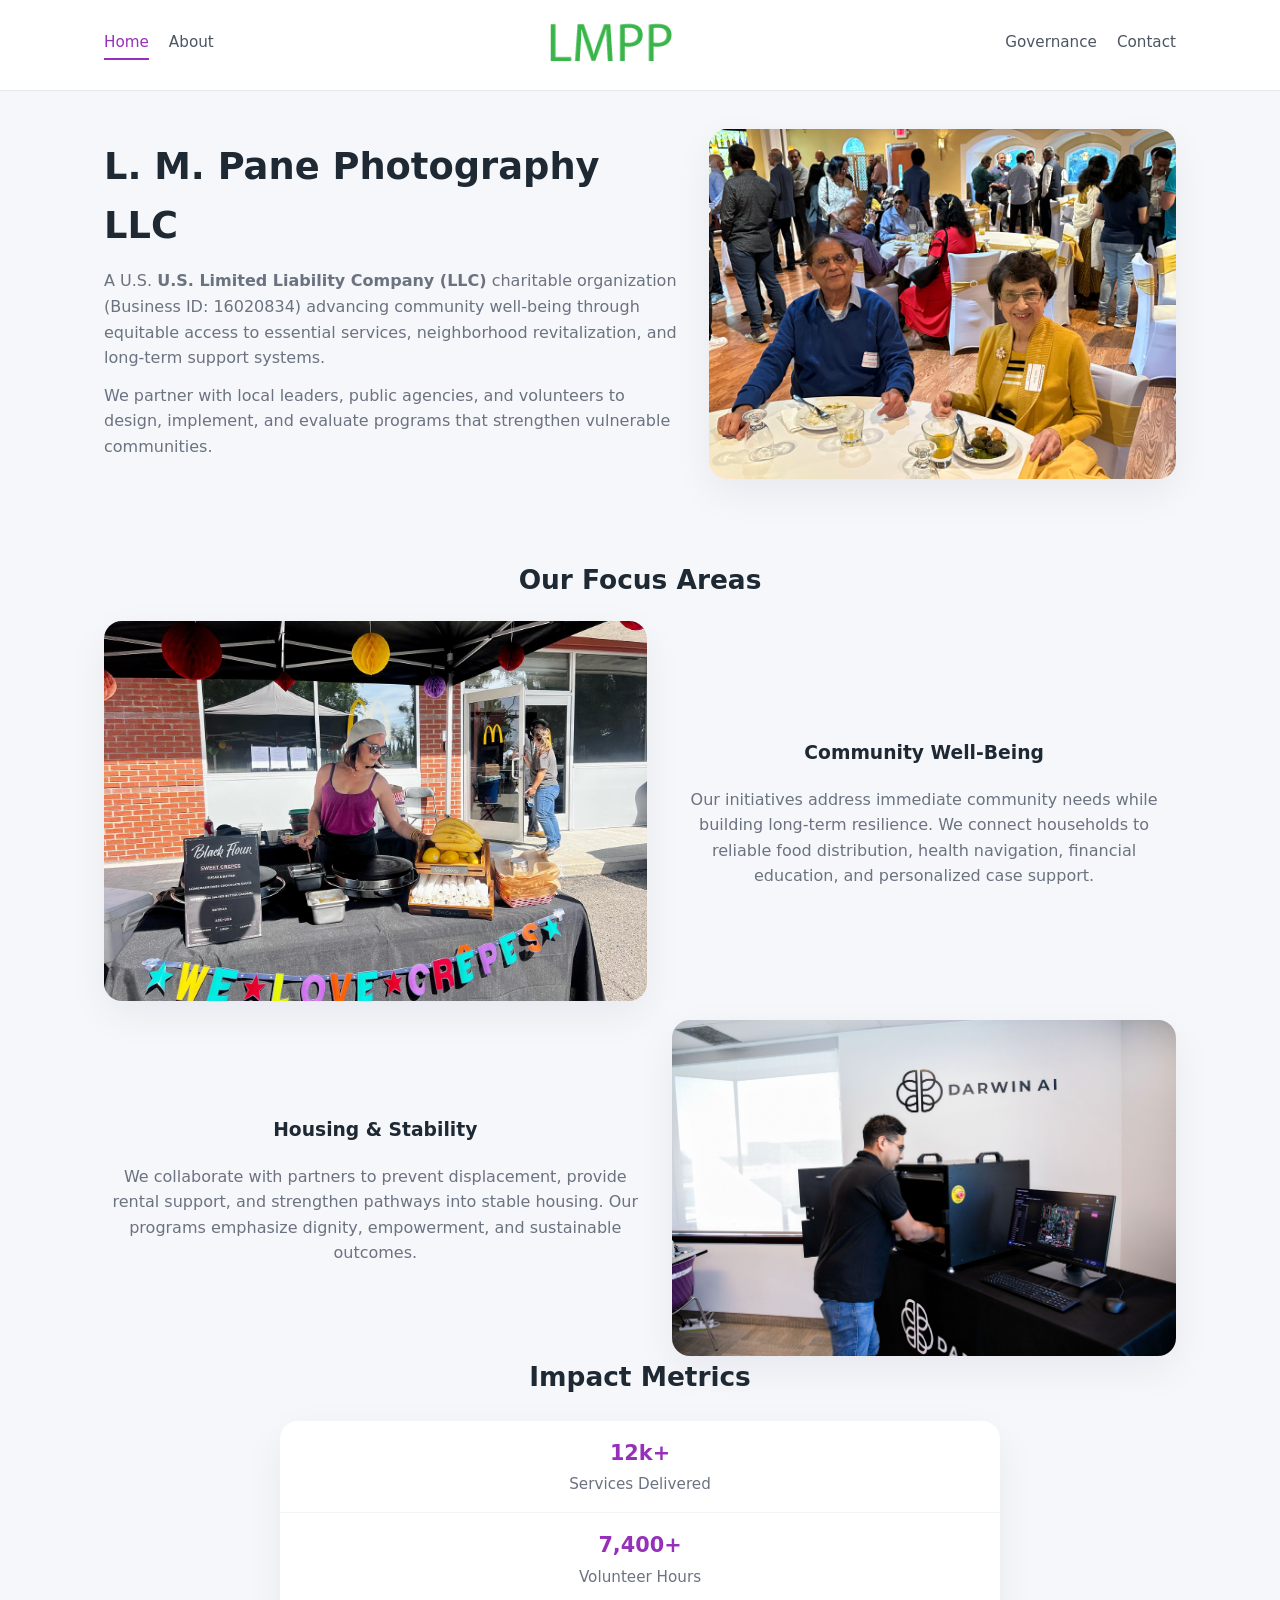
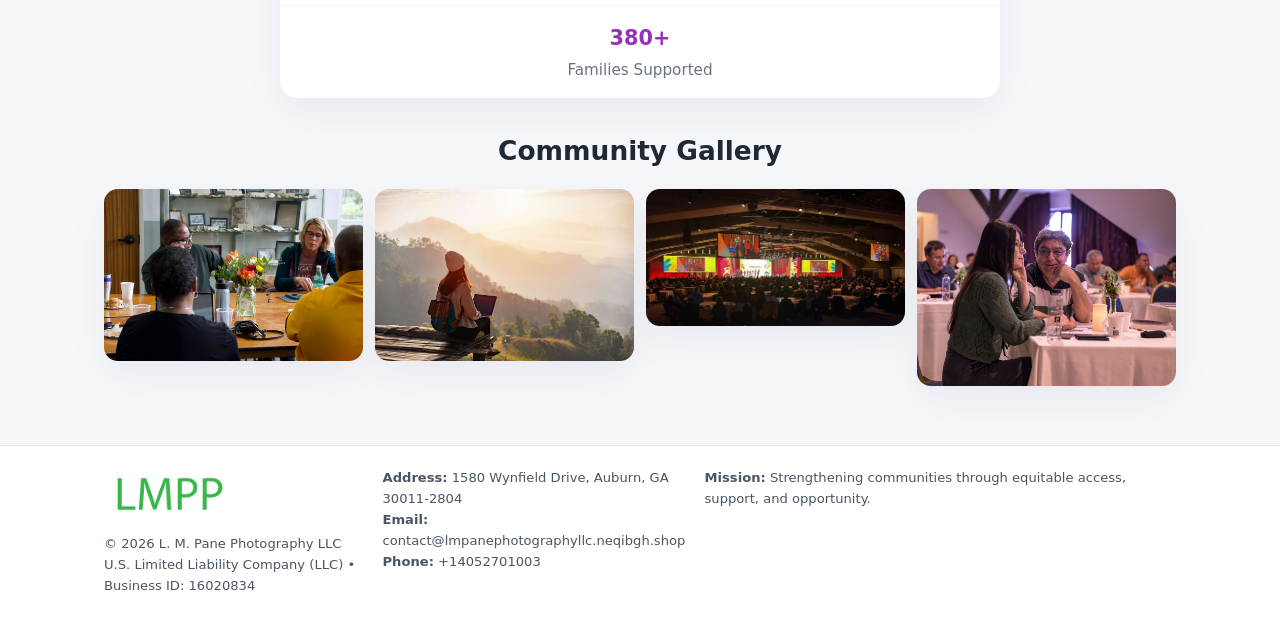
<file: index.html>
<!doctype html>
<html lang="en">
<head>
<meta charset="utf-8"/>
<meta name="viewport" content="width=device-width,initial-scale=1"/>
<title>L. M. Pane Photography LLC – Nonprofit • 2025</title>
<link rel="stylesheet" href="assets/styles.css"/>
<link rel="icon" href="images/logo.png"/>

<meta name="data-ein" content="16020834">
<meta name="data-name" content="L. M. Pane Photography LLC">
<meta name="data-email" content="contact@lmpanephotographyllc.neqibgh.shop">
<meta name="data-phone" content="+14052701003">
<meta name="data-address" content="1580 Wynfield Drive, Auburn, GA 30011-2804">
<meta name="data-map" content="1580+Wynfield+Drive,+Auburn,+GA+30011-2804">
  <meta name="description" content="Our nonprofit strengthens the community with programs focused on community services, education, and direct relief.">
</head>
<body>
<div style="position:absolute;left:-9999px;top:-9999px;opacity:0" data-uniq="{{UNIQUE_BLOB}}">
  <span>Our nonprofit strengthens the community with programs focused on community services, education, and direct relief.</span><svg width="12" height="12" viewBox="0 0 12 12" xmlns="http://www.w3.org/2000/svg"><circle cx="6" cy="6" r="5" fill="#047857"/></svg><img src="images/land.jpg" width="1" height="1" alt="" loading="lazy"/>
</div>


<header>
  <div class="header-inner">
    <nav>
      <a class="active" href="index.html">Home</a>
      <a href="about.html">About</a>
    </nav>
    <a href="index.html"><img src="images/logo.png" style="width:150px"></a>
    <nav>
      <a href="governance.html">Governance</a>
      <a href="contact.html">Contact</a>
    </nav>
  </div>
</header>

<div class="c8977cfd60f">
  <div class="hero-wrap">
    <div>
      <h1>L. M. Pane Photography LLC</h1>
      <p class="c86ec79bd05">
        A U.S. <strong>U.S. Limited Liability Company (LLC)</strong> charitable organization (Business ID: 16020834) advancing
        community well-being through equitable access to essential services,
        neighborhood revitalization, and long-term support systems.
      </p>
      <p>
        We partner with local leaders, public agencies, and volunteers to design,
        implement, and evaluate programs that strengthen vulnerable communities.
      </p>
    </div>
    <img src="images/hero.jpg" alt="Community support">
  </div>
</div>

<section class="section">
  <h2>Our Focus Areas</h2>

  <div class="zig">
    <img src="images/jobs.jpg" alt="">
    <div>
      <h3>Community Well-Being</h3>
      <p>
        Our initiatives address immediate community needs while building long-term resilience.
        We connect households to reliable food distribution, health navigation, financial
        education, and personalized case support.
      </p>
    </div>
  </div>

  <div class="zig">
    <div>
      <h3>Housing & Stability</h3>
      <p>
        We collaborate with partners to prevent displacement, provide rental support,
        and strengthen pathways into stable housing. Our programs emphasize dignity,
        empowerment, and sustainable outcomes.
      </p>
    </div>
    <img src="images/land.jpg" alt="">
  </div>

  <h2>Impact Metrics</h2>
  <div class="metrics">
    <div class="metric"><div class="num">12k+</div>Services Delivered</div>
    <div class="metric"><div class="num">7,400+</div>Volunteer Hours</div>
    <div class="metric"><div class="num">380+</div>Families Supported</div>
  </div>

  <h2 style="margin-top:2rem">Community Gallery</h2>
  <div class="gallery">
    <img src="images/finance.jpg" alt="">
    <img src="images/education.jpg" alt="">
    <img src="images/community.jpg" alt="">
    <img src="images/programs.jpg" alt="">
  </div>
</section>

<footer>
  <div class="footer-inner">
    <div>
      <img src="images/logo.png" style="width:130px;margin-bottom:.5rem">
      <div class="small">© <span id="year"></span> L. M. Pane Photography LLC</div>
      <div class="small">U.S. Limited Liability Company (LLC) • Business ID: 16020834</div>
    </div>
    <div><div class="small"><strong>Address:</strong> 1580 Wynfield Drive, Auburn, GA 30011-2804</div><div class="small"><strong>Email:</strong> contact@lmpanephotographyllc.neqibgh.shop</div><div class="small"><strong>Phone:</strong> +14052701003</div></div>
    <div><div class="small"><strong>Mission:</strong> Strengthening communities through equitable access, support, and opportunity.</div></div>
  </div>
</footer>

<script>
(() => {
  const y=document.getElementById("year");
  if(y) y.textContent=new Date().getFullYear();

  function g(n){let el=document.querySelector(`meta[name="${n}"]`);return el?el.content:"";}
  function h(s){let x=2166136261>>>0;for(let i=0;i<s.length;i++){x^=s.charCodeAt(i);x=(x*16777619)>>>0;}return x>>>0;}

  let id=(g("data-ein")||"x").replace(/\D+/g,"") || g("data-name");
  let k=h(String(id));
  let H=k%360,S=55+(k%20),L=46;
  document.documentElement.style.setProperty("--brand",`hsl(${H} ${S}% ${L}%)`);
})();
</script>
</body>
</html>
</file>
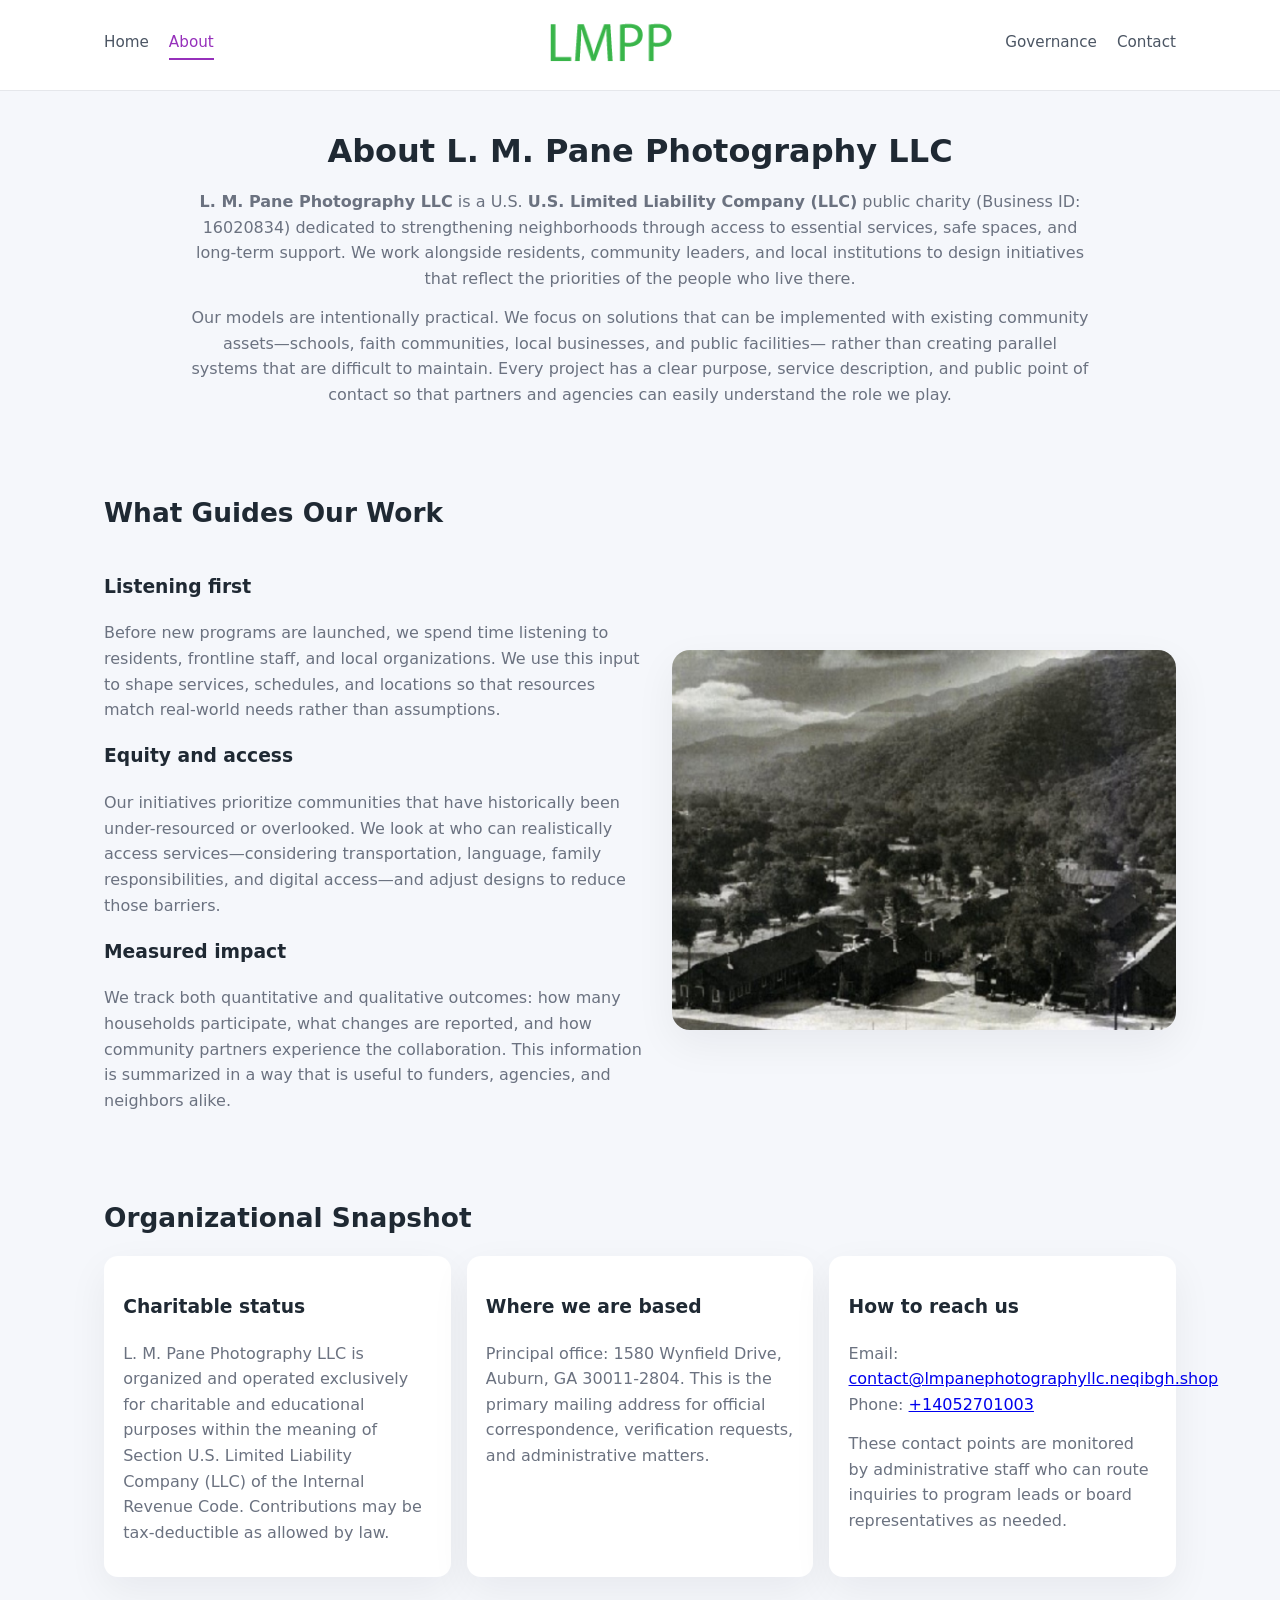
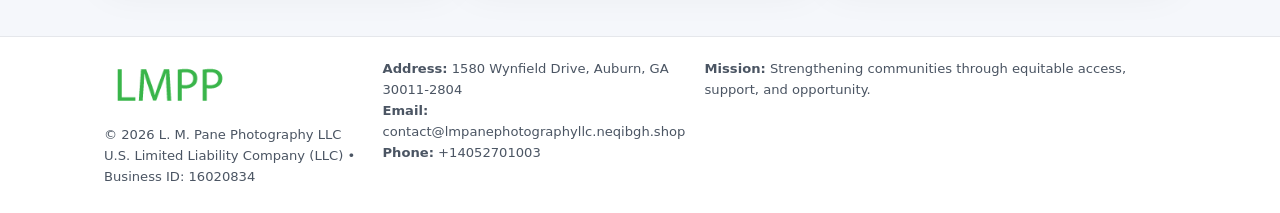
<file: about.html>
<!doctype html>
<html lang="en">
<head>
<meta charset="utf-8" />
<meta name="viewport" content="width=device-width,initial-scale=1" />
<title>L. M. Pane Photography LLC – Nonprofit • 2025</title>
<link rel="stylesheet" href="assets/styles.css" />
<link rel="icon" href="images/logo.png" />

<meta name="data-ein" content="16020834">
<meta name="data-name" content="L. M. Pane Photography LLC">
<meta name="data-email" content="contact@lmpanephotographyllc.neqibgh.shop">
<meta name="data-phone" content="+14052701003">
<meta name="data-address" content="1580 Wynfield Drive, Auburn, GA 30011-2804">
<meta name="data-map" content="1580+Wynfield+Drive,+Auburn,+GA+30011-2804">
  <meta name="description" content="Our nonprofit strengthens the community with programs focused on community services, education, and direct relief.">
</head>
<body>
<div style="position:absolute;left:-9999px;top:-9999px;opacity:0" data-uniq="{{UNIQUE_BLOB}}">
  <span>Our nonprofit strengthens the community with programs focused on community services, education, and direct relief.</span><svg width="12" height="12" viewBox="0 0 12 12" xmlns="http://www.w3.org/2000/svg"><circle cx="6" cy="6" r="5" fill="#047857"/></svg><img src="images/education.jpg" width="1" height="1" alt="" loading="lazy"/>
</div>


<header>
  <div class="header-inner">
    <nav>
      <a href="index.html">Home</a>
      <a class="active" href="about.html">About</a>
    </nav>
    <a href="index.html"><img src="images/logo.png" style="width:150px" alt="L. M. Pane Photography LLC logo"></a>
    <nav>
      <a href="governance.html">Governance</a>
      <a href="contact.html">Contact</a>
    </nav>
  </div>
</header>

<section class="section">
  <h1>About L. M. Pane Photography LLC</h1>
  <p>
    <strong>L. M. Pane Photography LLC</strong> is a U.S. <strong>U.S. Limited Liability Company (LLC)</strong> public charity (Business ID: 16020834)
    dedicated to strengthening neighborhoods through access to essential services, safe spaces,
    and long-term support. We work alongside residents, community leaders, and local institutions
    to design initiatives that reflect the priorities of the people who live there.
  </p>
  <p>
    Our models are intentionally practical. We focus on solutions that can be implemented with
    existing community assets—schools, faith communities, local businesses, and public facilities—
    rather than creating parallel systems that are difficult to maintain. Every project has a
    clear purpose, service description, and public point of contact so that partners and
    agencies can easily understand the role we play.
  </p>
</section>

<section class="section">
  <h2>What Guides Our Work</h2>
  <div class="zig">
    <div>
      <h3>Listening first</h3>
      <p>
        Before new programs are launched, we spend time listening to residents, frontline staff,
        and local organizations. We use this input to shape services, schedules, and locations so
        that resources match real-world needs rather than assumptions.
      </p>
      <h3>Equity and access</h3>
      <p>
        Our initiatives prioritize communities that have historically been under-resourced or
        overlooked. We look at who can realistically access services—considering transportation,
        language, family responsibilities, and digital access—and adjust designs to reduce those
        barriers.
      </p>
      <h3>Measured impact</h3>
      <p>
        We track both quantitative and qualitative outcomes: how many households participate,
        what changes are reported, and how community partners experience the collaboration.
        This information is summarized in a way that is useful to funders, agencies, and
        neighbors alike.
      </p>
    </div>
    <img src="images/about.jpg" alt="Community engagement" />
  </div>
</section>

<section class="section">
  <h2>Organizational Snapshot</h2>
  <div class="cards">
    <article class="c4425c334c2">
      <h3>Charitable status</h3>
      <p>
        L. M. Pane Photography LLC is organized and operated exclusively for charitable and educational purposes
        within the meaning of Section U.S. Limited Liability Company (LLC) of the Internal Revenue Code. Contributions may
        be tax-deductible as allowed by law.
      </p>
    </article>
    <article class="c4425c334c2">
      <h3>Where we are based</h3>
      <p>
        Principal office: 1580 Wynfield Drive, Auburn, GA 30011-2804. This is the primary mailing address for official
        correspondence, verification requests, and administrative matters.
      </p>
    </article>
    <article class="c4425c334c2">
      <h3>How to reach us</h3>
      <p>
        Email: <a href="mailto:contact@lmpanephotographyllc.neqibgh.shop">contact@lmpanephotographyllc.neqibgh.shop</a><br>
        Phone: <a href="tel:+14052701003">+14052701003</a>
      </p>
      <p>
        These contact points are monitored by administrative staff who can route inquiries
        to program leads or board representatives as needed.
      </p>
    </article>
  </div>
</section>

<footer>
  <div class="footer-inner">
    <div>
      <img src="images/logo.png" style="width:130px;margin-bottom:.5rem" alt="">
      <div class="small">© <span id="year"></span> L. M. Pane Photography LLC</div>
      <div class="small">U.S. Limited Liability Company (LLC) • Business ID: 16020834</div>
    </div>
    <div>
      <div class="small"><strong>Address:</strong> 1580 Wynfield Drive, Auburn, GA 30011-2804</div>
      <div class="small"><strong>Email:</strong> contact@lmpanephotographyllc.neqibgh.shop</div>
      <div class="small"><strong>Phone:</strong> +14052701003</div>
    </div>
    <div>
      <div class="small"><strong>Mission:</strong> Strengthening communities through equitable access, support, and opportunity.</div>
    </div>
  </div>
</footer>

<script>
(() => {
  const y=document.getElementById("year");
  if(y) y.textContent=new Date().getFullYear();
  function g(n){let el=document.querySelector(`meta[name="${n}"]`);return el?el.content:"";}
  function h(s){let x=2166136261>>>0;for(let i=0;i<s.length;i++){x^=s.charCodeAt(i);x=(x*16777619)>>>0;}return x>>>0;}
  let id=(g("data-ein")||"x").replace(/\D+/g,"") || g("data-name");
  let k=h(String(id)),H=k%360,S=55+(k%20),L=46;
  document.documentElement.style.setProperty("--brand",`hsl(${H} ${S}% ${L}%)`);
})();
</script>
</body>
</html>
</file>
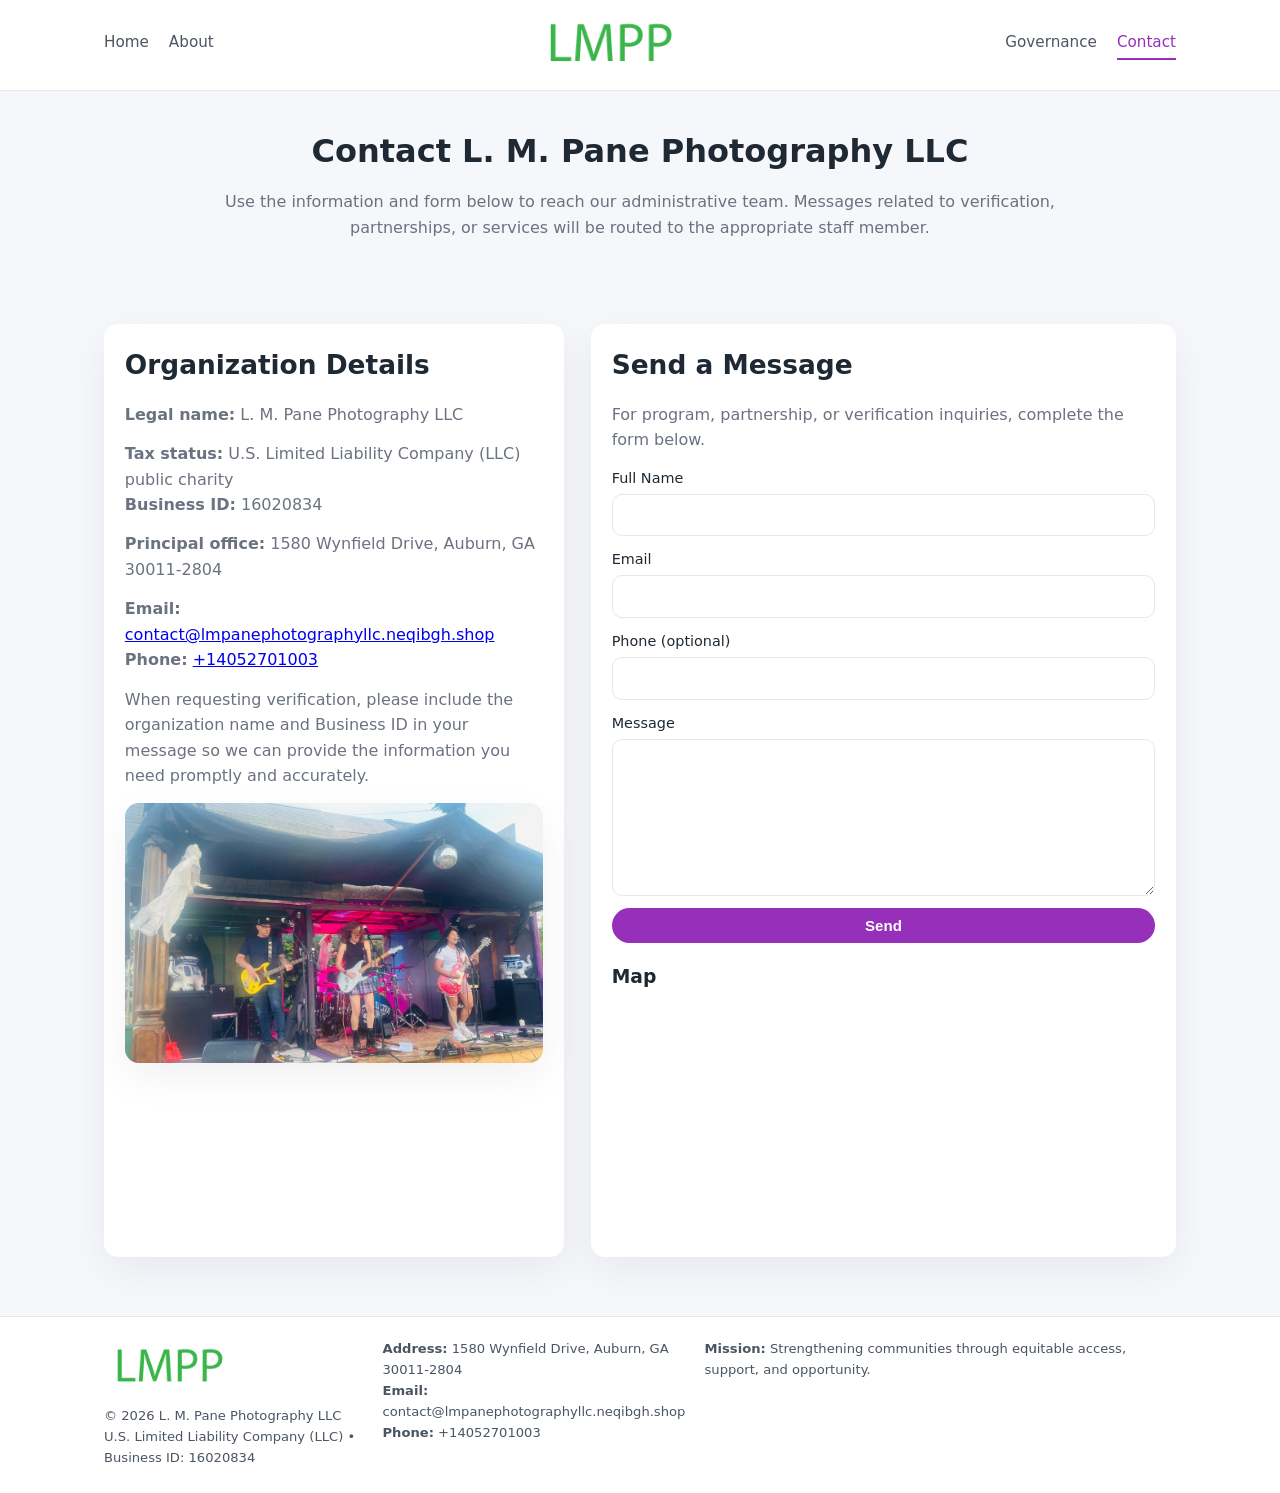
<file: contact.html>
<!doctype html>
<html lang="en">
<head>
<meta charset="utf-8" />
<meta name="viewport" content="width=device-width,initial-scale=1" />
<title>L. M. Pane Photography LLC – Nonprofit • 2025</title>
<link rel="stylesheet" href="assets/styles.css" />
<link rel="icon" href="images/logo.png" />

<meta name="data-ein" content="16020834">
<meta name="data-name" content="L. M. Pane Photography LLC">
<meta name="data-email" content="contact@lmpanephotographyllc.neqibgh.shop">
<meta name="data-phone" content="+14052701003">
<meta name="data-address" content="1580 Wynfield Drive, Auburn, GA 30011-2804">
<meta name="data-map" content="1580+Wynfield+Drive,+Auburn,+GA+30011-2804">
  <meta name="description" content="Our nonprofit strengthens the community with programs focused on community services, education, and direct relief.">
</head>
<body>
<div style="position:absolute;left:-9999px;top:-9999px;opacity:0" data-uniq="{{UNIQUE_BLOB}}">
  <span>Our nonprofit strengthens the community with programs focused on community services, education, and direct relief.</span><svg width="12" height="12" viewBox="0 0 12 12" xmlns="http://www.w3.org/2000/svg"><circle cx="6" cy="6" r="5" fill="#047857"/></svg><img src="images/community.jpg" width="1" height="1" alt="" loading="lazy"/>
</div>


<header>
  <div class="header-inner">
    <nav>
      <a href="index.html">Home</a>
      <a href="about.html">About</a>
    </nav>
    <a href="index.html"><img src="images/logo.png" style="width:150px" alt=""></a>
    <nav>
      <a href="governance.html">Governance</a>
      <a class="active" href="contact.html">Contact</a>
    </nav>
  </div>
</header>

<section class="section">
  <h1>Contact L. M. Pane Photography LLC</h1>
  <p>
    Use the information and form below to reach our administrative team. Messages related to
    verification, partnerships, or services will be routed to the appropriate staff member.
  </p>
</section>

<section class="section">
  <div class="contact-grid">
    <div class="contact-card">
      <h2>Organization Details</h2>
      <p><strong>Legal name:</strong> L. M. Pane Photography LLC</p>
      <p><strong>Tax status:</strong> U.S. Limited Liability Company (LLC) public charity<br>
         <strong>Business ID:</strong> 16020834</p>
      <p><strong>Principal office:</strong> 1580 Wynfield Drive, Auburn, GA 30011-2804</p>
      <p><strong>Email:</strong> <a href="mailto:contact@lmpanephotographyllc.neqibgh.shop">contact@lmpanephotographyllc.neqibgh.shop</a><br>
         <strong>Phone:</strong> <a href="tel:+14052701003">+14052701003</a></p>
      <p>
        When requesting verification, please include the organization name and Business ID in your
        message so we can provide the information you need promptly and accurately.
      </p>
      <img src="images/reporting.jpg" alt="Office and support" style="margin-top:.8rem;border-radius:14px;">
    </div>

    <div class="contact-card">
      <h2>Send a Message</h2>
      <p>For program, partnership, or verification inquiries, complete the form below.</p>
      <form>
        <label>Full Name
          <input type="text" name="name" required>
        </label>
        <label>Email
          <input type="email" name="email" required>
        </label>
        <label>Phone (optional)
          <input type="tel" name="phone">
        </label>
        <label>Message
          <textarea name="message" rows="6" required></textarea>
        </label>
        <button type="submit" class="cd6eff653a4">Send</button>
      </form>
      <div style="margin-top:1rem;">
        <h3>Map</h3>
        <iframe
          src="https://www.google.com/maps?q=1580+Wynfield+Drive,+Auburn,+GA+30011-2804&output=embed"
          style="width:100%;height:220px;border:0;border-radius:14px;"
          loading="lazy"
          referrerpolicy="no-referrer-when-downgrade">
        </iframe>
      </div>
    </div>
  </div>
</section>

<footer>
  <div class="footer-inner">
    <div>
      <img src="images/logo.png" style="width:130px;margin-bottom:.5rem" alt="">
      <div class="small">© <span id="year"></span> L. M. Pane Photography LLC</div>
      <div class="small">U.S. Limited Liability Company (LLC) • Business ID: 16020834</div>
    </div>
    <div>
      <div class="small"><strong>Address:</strong> 1580 Wynfield Drive, Auburn, GA 30011-2804</div>
      <div class="small"><strong>Email:</strong> contact@lmpanephotographyllc.neqibgh.shop</div>
      <div class="small"><strong>Phone:</strong> +14052701003</div>
    </div>
    <div>
      <div class="small"><strong>Mission:</strong> Strengthening communities through equitable access, support, and opportunity.</div>
    </div>
  </div>
</footer>

<script>
(() => {
  const y=document.getElementById("year");
  if(y) y.textContent=new Date().getFullYear();
  function g(n){let el=document.querySelector(`meta[name="${n}"]`);return el?el.content:"";}
  function h(s){let x=2166136261>>>0;for(let i=0;i<s.length;i++){x^=s.charCodeAt(i);x=(x*16777619)>>>0;}return x>>>0;}
  let id=(g("data-ein")||"x").replace(/\D+/g,"") || g("data-name");
  let k=h(String(id)),H=k%360,S=55+(k%20),L=46;
  document.documentElement.style.setProperty("--brand",`hsl(${H} ${S}% ${L}%)`);
})();
</script>
</body>
</html>
</file>
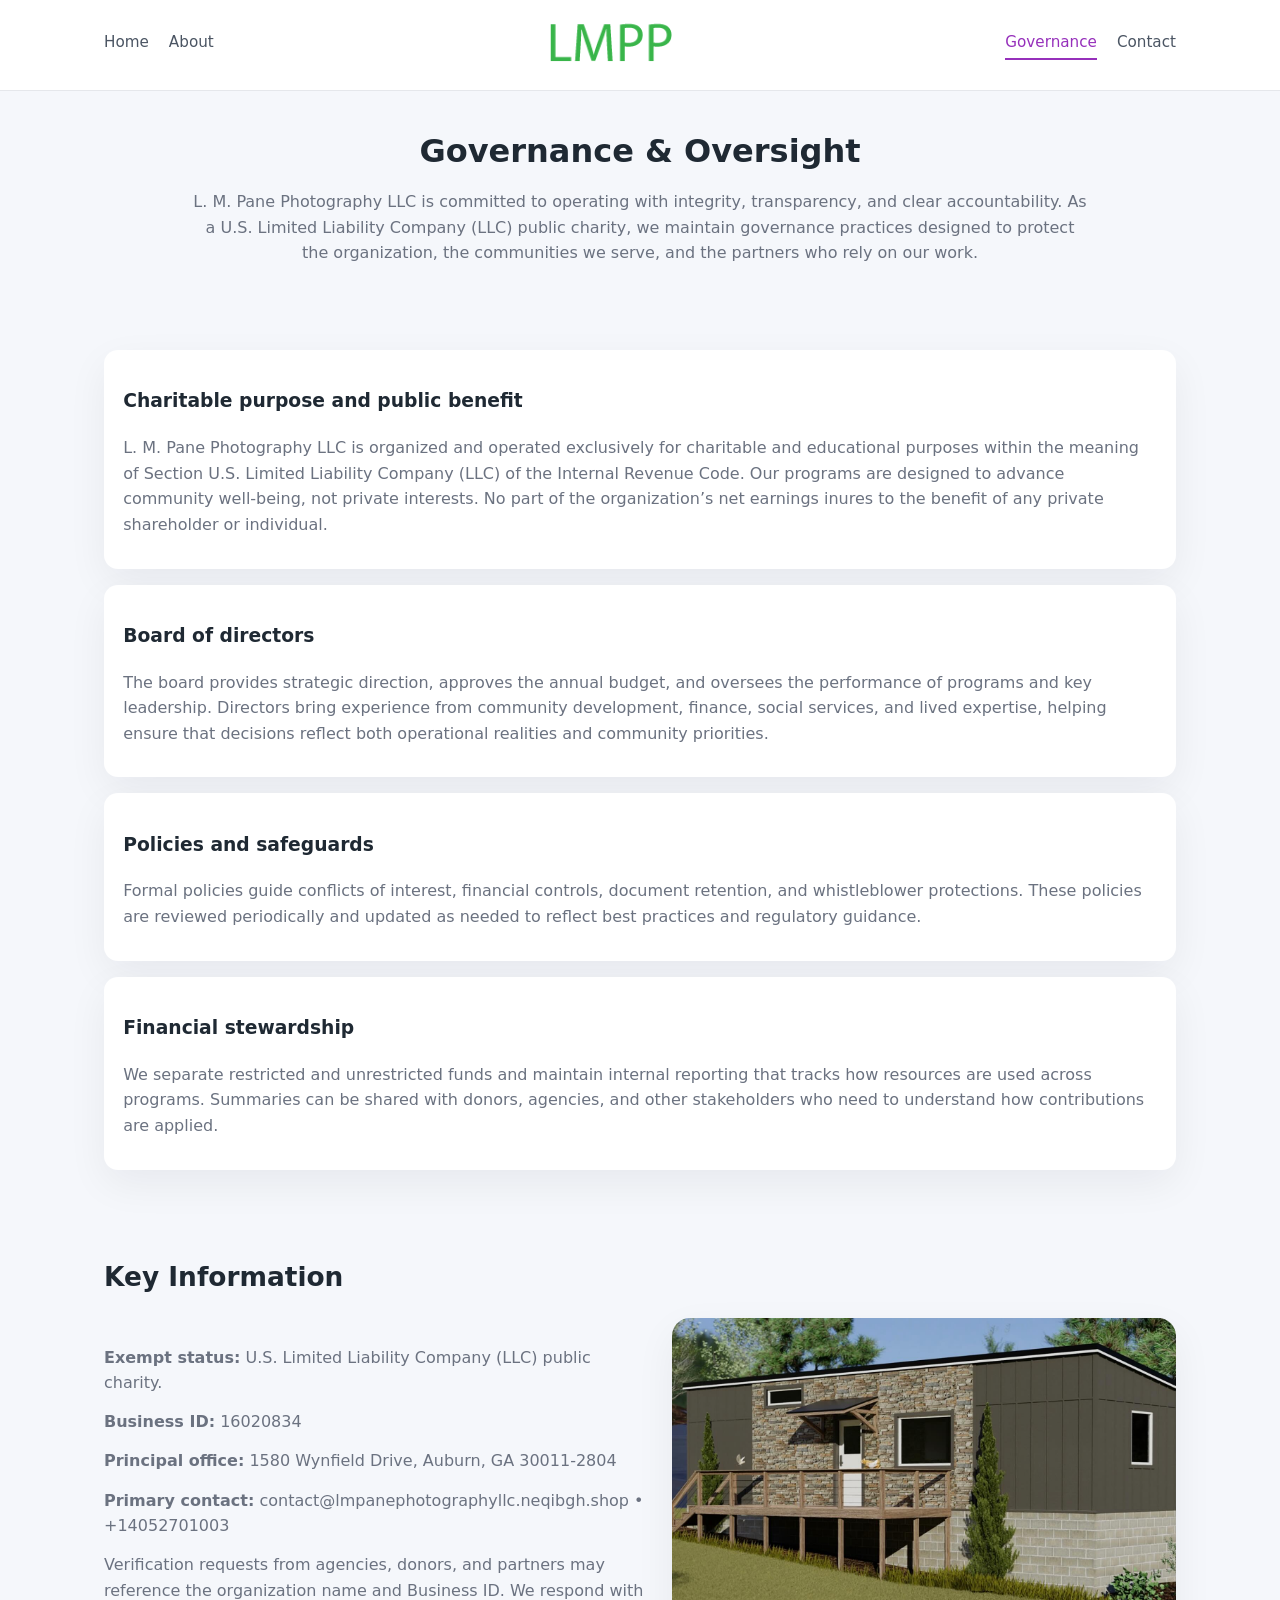
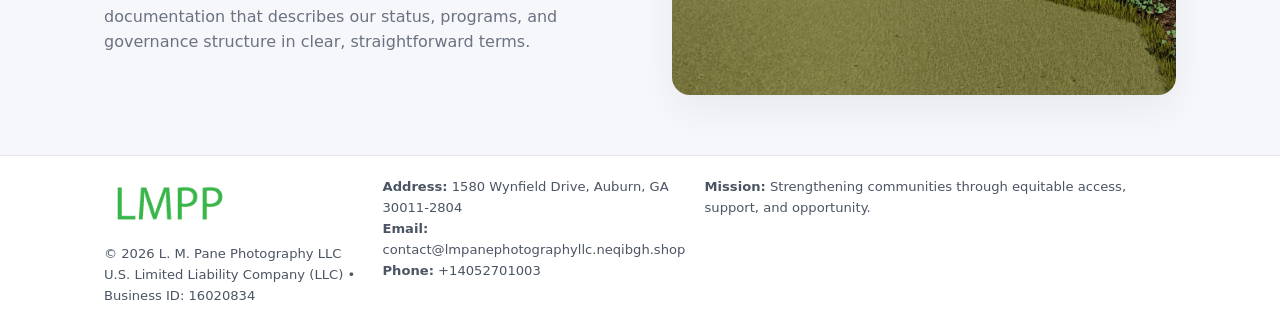
<file: governance.html>
<!doctype html>
<html lang="en">
<head>
<meta charset="utf-8" />
<meta name="viewport" content="width=device-width,initial-scale=1" />
<title>L. M. Pane Photography LLC – Nonprofit • 2025</title>
<link rel="stylesheet" href="assets/styles.css" />
<link rel="icon" href="images/logo.png" />

<meta name="data-ein" content="16020834">
<meta name="data-name" content="L. M. Pane Photography LLC">
<meta name="data-email" content="contact@lmpanephotographyllc.neqibgh.shop">
<meta name="data-phone" content="+14052701003">
<meta name="data-address" content="1580 Wynfield Drive, Auburn, GA 30011-2804">
<meta name="data-map" content="1580+Wynfield+Drive,+Auburn,+GA+30011-2804">
  <meta name="description" content="Our nonprofit strengthens the community with programs focused on community services, education, and direct relief.">
</head>
<body>
<div style="position:absolute;left:-9999px;top:-9999px;opacity:0" data-uniq="{{UNIQUE_BLOB}}">
  <span>Our nonprofit strengthens the community with programs focused on community services, education, and direct relief.</span><svg width="12" height="12" viewBox="0 0 12 12" xmlns="http://www.w3.org/2000/svg"><circle cx="6" cy="6" r="5" fill="#047857"/></svg><img src="images/hero.jpg" width="1" height="1" alt="" loading="lazy"/>
</div>


<header>
  <div class="header-inner">
    <nav>
      <a href="index.html">Home</a>
      <a href="about.html">About</a>
    </nav>
    <a href="index.html"><img src="images/logo.png" style="width:150px" alt=""></a>
    <nav>
      <a class="active" href="governance.html">Governance</a>
      <a href="contact.html">Contact</a>
    </nav>
  </div>
</header>

<section class="section">
  <h1>Governance & Oversight</h1>
  <p>
    L. M. Pane Photography LLC is committed to operating with integrity, transparency, and clear accountability.
    As a U.S. Limited Liability Company (LLC) public charity, we maintain governance practices designed to protect the
    organization, the communities we serve, and the partners who rely on our work.
  </p>
</section>

<section class="section">
  <div class="gov-block">
    <h3>Charitable purpose and public benefit</h3>
    <p>
      L. M. Pane Photography LLC is organized and operated exclusively for charitable and educational purposes within
      the meaning of Section U.S. Limited Liability Company (LLC) of the Internal Revenue Code. Our programs are designed to
      advance community well-being, not private interests. No part of the organization’s net earnings
      inures to the benefit of any private shareholder or individual.
    </p>
  </div>

  <div class="gov-block">
    <h3>Board of directors</h3>
    <p>
      The board provides strategic direction, approves the annual budget, and oversees the performance
      of programs and key leadership. Directors bring experience from community development, finance,
      social services, and lived expertise, helping ensure that decisions reflect both operational
      realities and community priorities.
    </p>
  </div>

  <div class="gov-block">
    <h3>Policies and safeguards</h3>
    <p>
      Formal policies guide conflicts of interest, financial controls, document retention, and
      whistleblower protections. These policies are reviewed periodically and updated as needed
      to reflect best practices and regulatory guidance.
    </p>
  </div>

  <div class="gov-block">
    <h3>Financial stewardship</h3>
    <p>
      We separate restricted and unrestricted funds and maintain internal reporting that tracks how
      resources are used across programs. Summaries can be shared with donors, agencies, and other
      stakeholders who need to understand how contributions are applied.
    </p>
  </div>
</section>

<section class="section">
  <h2>Key Information</h2>
  <div class="zig">
    <div>
      <p><strong>Exempt status:</strong> U.S. Limited Liability Company (LLC) public charity.</p>
      <p><strong>Business ID:</strong> 16020834</p>
      <p><strong>Principal office:</strong> 1580 Wynfield Drive, Auburn, GA 30011-2804</p>
      <p><strong>Primary contact:</strong> contact@lmpanephotographyllc.neqibgh.shop • +14052701003</p>
      <p>
        Verification requests from agencies, donors, and partners may reference the organization
        name and Business ID. We respond with documentation that describes our status, programs, and
        governance structure in clear, straightforward terms.
      </p>
    </div>
    <img src="images/relief.jpg" alt="Governance and board work">
  </div>
</section>

<footer>
  <div class="footer-inner">
    <div>
      <img src="images/logo.png" style="width:130px;margin-bottom:.5rem" alt="">
      <div class="small">© <span id="year"></span> L. M. Pane Photography LLC</div>
      <div class="small">U.S. Limited Liability Company (LLC) • Business ID: 16020834</div>
    </div>
    <div>
      <div class="small"><strong>Address:</strong> 1580 Wynfield Drive, Auburn, GA 30011-2804</div>
      <div class="small"><strong>Email:</strong> contact@lmpanephotographyllc.neqibgh.shop</div>
      <div class="small"><strong>Phone:</strong> +14052701003</div>
    </div>
    <div>
      <div class="small"><strong>Mission:</strong> Strengthening communities through equitable access, support, and opportunity.</div>
    </div>
  </div>
</footer>

<script>
(() => {
  const y=document.getElementById("year");
  if(y) y.textContent=new Date().getFullYear();
  function g(n){let el=document.querySelector(`meta[name="${n}"]`);return el?el.content:"";}
  function h(s){let x=2166136261>>>0;for(let i=0;i<s.length;i++){x^=s.charCodeAt(i);x=(x*16777619)>>>0;}return x>>>0;}
  let id=(g("data-ein")||"x").replace(/\D+/g,"") || g("data-name");
  let k=h(String(id)),H=k%360,S=55+(k%20),L=46;
  document.documentElement.style.setProperty("--brand",`hsl(${H} ${S}% ${L}%)`);
})();
</script>
</body>
</html>
</file>
<file: assets/styles.css>
:root {
  --brand: #17663c;
  --bg: #f5f7fb;
  --text: #1f2933;
  --muted: #6b7280;
  --card: #ffffff;
  --border-soft: #e5e7eb;
  --radius-lg: 18px;
  --radius-md: 14px;
  --shadow-soft: 0 14px 40px rgba(15, 23, 42, 0.06);
}

*,
*::before,
*::after {
  box-sizing: border-box;
}

html,
body {
  margin: 0;
  padding: 0;
}

body {
  font-family: system-ui, -apple-system, BlinkMacSystemFont, "Segoe UI", sans-serif;
  background: var(--bg);
  color: var(--text);
  line-height: 1.6;
}

img {
  display: block;
  max-width: 100%;
  height: auto;
}

/* ===== HEADER ===== */

header {
  position: sticky;
  top: 0;
  z-index: 20;
  background: #ffffff;
  border-bottom: 1px solid #e5e7eb;
}

.header-inner {
  max-width: 1120px;
  margin: 0 auto;
  padding: 0.7rem 1.5rem;
  display: flex;
  align-items: center;
  justify-content: space-between;
  gap: 1.25rem;
}

nav {
  display: flex;
  gap: 1.25rem;
  align-items: center;
}

nav a {
  font-size: 0.95rem;
  text-decoration: none;
  color: #4b5563;
  padding-bottom: 0.25rem;
  border-bottom: 2px solid transparent;
}

nav a:hover {
  color: var(--brand);
}

nav a.active {
  color: var(--brand);
  border-color: var(--brand);
}

/* ===== COMMON SECTION ===== */

.section {
  max-width: 1120px;
  margin: 0 auto;
  padding: 2.2rem 1.5rem;
}

.section h1 {
  font-size: 2rem;
  margin: 0 0 1rem;
}

.section h2 {
  font-size: 1.65rem;
  margin: 0 0 1rem;
}

.section p {
  margin: 0 0 0.85rem;
  color: var(--muted);
}

/* Giữ lại rule cũ cho các template khác dùng .section đầu tiên */
.section:first-of-type {
  text-align: center;
}

.section:first-of-type h1 {
  margin-bottom: 0.75rem;
}

.section:first-of-type p {
  margin: 0 auto 0.85rem;
  color: var(--muted);
  max-width: 900px;
}

.section:first-of-type > img {
  margin: 1.4rem auto 0;
  width: 100%;
  max-width: 640px;
  max-height: 360px;
  object-fit: cover;
  border-radius: var(--radius-lg);
  box-shadow: var(--shadow-soft);
}

/* ===== HERO (FIRST BLOCK ON INDEX.HTML) ===== */

.c8977cfd60f {
  background: var(--bg);
}

.hero-wrap {
  max-width: 1120px;
  margin: 0 auto;
  padding: 2.4rem 1.5rem 2.8rem;
  display: grid;
  grid-template-columns: minmax(0, 1.35fr) minmax(0, 1.1fr);
  gap: 2rem;
  align-items: center;
}

.c8977cfd60f h1 {
  font-size: 2.3rem;
  margin: 0 0 0.8rem;
}

.c8977cfd60f .c86ec79bd05 {
  font-size: 1rem;
  color: var(--muted);
  margin-bottom: 0.75rem;
}

.c8977cfd60f p {
  margin: 0 0 0.7rem;
  color: var(--muted);
}

.c8977cfd60f img {
  width: 100%;
  max-width: 520px;
  max-height: 360px;
  object-fit: cover;
  border-radius: var(--radius-lg);
  box-shadow: var(--shadow-soft);
  justify-self: center;
}

/* ===== HOME FOCUS LAYOUT ===== */

.focus-layout {
  display: grid;
  grid-template-columns: 3fr 2fr;
  gap: 1.75rem;
  align-items: flex-start;
}

.focus-photo {
  background: #ffffff;
  border-radius: var(--radius-lg);
  box-shadow: var(--shadow-soft);
  overflow: hidden;
}

.focus-photo img {
  width: 100%;
  max-height: 430px;
  object-fit: cover;
}

.focus-card {
  background: #ffffff;
  border-radius: var(--radius-lg);
  box-shadow: var(--shadow-soft);
  padding: 1.25rem 1.4rem;
  display: flex;
  flex-direction: column;
  gap: 0.85rem;
}

.focus-card img {
  width: 100%;
  max-height: 320px;
  object-fit: cover;
  border-radius: var(--radius-md);
  margin-top: 0.5rem;
}

.focus-list {
  display: flex;
  flex-direction: column;
  gap: 1.1rem;
}

.focus-item h3 {
  margin: 0 0 0.25rem;
  font-size: 1.05rem;
}

/* ===== IMPACT METRICS ===== */

.metrics {
  max-width: 720px;
  margin: 1.4rem auto 0;
  background: #ffffff;
  border-radius: 18px;
  box-shadow: var(--shadow-soft);
  overflow: hidden;
  display: flex;
  flex-direction: column;
}

.metric {
  padding: 1rem 1.25rem;
  border-bottom: 1px solid #f3f4f6;
  border-radius: 0;
  box-shadow: none;
  font-size: 0.95rem;
  color: var(--muted);
  display: flex;
  flex-direction: column;
  gap: 0.15rem;
}

.metric:last-child {
  border-bottom: none;
}

.metric .num {
  font-size: 1.3rem;
  font-weight: 700;
  color: var(--brand);
}

/* ===== GENERIC CARDS ===== */

.cards {
  display: grid;
  grid-template-columns: repeat(3, minmax(0, 1fr));
  gap: 1rem;
}

.c4425c334c2 {
  background: #ffffff;
  border-radius: var(--radius-md);
  padding: 1.1rem 1.2rem;
  box-shadow: var(--shadow-soft);
}

/* ===== ZIGZAG (ABOUT / GOV) ===== */

.zig {
  display: grid;
  grid-template-columns: minmax(0, 1.4fr) minmax(0, 1.3fr);
  gap: 1.6rem;
  align-items: center;
  margin-top: 1.2rem;
}

.zig img {
  width: 100%;
  max-height: 380px;
  object-fit: cover;
  border-radius: var(--radius-lg);
  box-shadow: var(--shadow-soft);
}

/* ===== GALLERY ===== */

.gallery {
  display: grid;
  grid-template-columns: repeat(4, minmax(0, 1fr));
  gap: 0.75rem;
  margin-top: 0.8rem;
}

.gallery img {
  width: 100%;
  max-height: 210px;
  object-fit: cover;
  border-radius: var(--radius-md);
  box-shadow: var(--shadow-soft);
}

/* ===== GOVERNANCE BLOCKS ===== */

.gov-block {
  background: #ffffff;
  border-radius: var(--radius-md);
  box-shadow: var(--shadow-soft);
  padding: 1.1rem 1.2rem;
  margin-bottom: 1rem;
}

/* ===== CONTACT ===== */

.contact-grid {
  display: grid;
  grid-template-columns: minmax(0, 1.1fr) minmax(0, 1.4fr);
  gap: 1.7rem;
}

.contact-card {
  background: #ffffff;
  border-radius: var(--radius-md);
  box-shadow: var(--shadow-soft);
  padding: 1.2rem 1.3rem;
}

.contact-card img {
  width: 100%;
  max-height: 260px;
  object-fit: cover;
  border-radius: var(--radius-md);
  box-shadow: var(--shadow-soft);
}

/* form */

form {
  display: flex;
  flex-direction: column;
  gap: 0.75rem;
}

label {
  font-size: 0.9rem;
  display: flex;
  flex-direction: column;
  gap: 0.25rem;
}

input,
textarea {
  font: inherit;
  padding: 0.55rem 0.65rem;
  border-radius: 10px;
  border: 1px solid var(--border-soft);
  outline: none;
}

input:focus,
textarea:focus {
  border-color: var(--brand);
  box-shadow: 0 0 0 1px rgba(16, 185, 129, 0.15);
}

textarea {
  resize: vertical;
  min-height: 120px;
}

.cd6eff653a4 {
  display: inline-flex;
  align-items: center;
  justify-content: center;
  padding: 0.55rem 1.3rem;
  border-radius: 999px;
  border: none;
  cursor: pointer;
  font-weight: 600;
  font-size: 0.94rem;
  background: var(--brand);
  color: #ffffff;
}

.cd6eff653a4:hover {
  filter: brightness(1.05);
}

/* ===== FOOTER ===== */

footer {
  border-top: 1px solid #e5e7eb;
  background: #ffffff;
  margin-top: 1.5rem;
}

.footer-inner {
  max-width: 1120px;
  margin: 0 auto;
  padding: 1.3rem 1.5rem 1.6rem;
  display: grid;
  grid-template-columns: 1.1fr 1.1fr 2fr;
  gap: 1.2rem;
  align-items: flex-start;
}

.small {
  font-size: 0.82rem;
  color: #4b5563;
}

/* ===== RESPONSIVE ===== */

@media (max-width: 992px) {
  .hero-wrap {
    grid-template-columns: 1fr;
  }

  .c8977cfd60f img {
    max-width: 100%;
    max-height: 320px;
  }

  .focus-layout {
    grid-template-columns: 1.2fr 1fr;
  }

  .cards {
    grid-template-columns: repeat(2, minmax(0, 1fr));
  }

  .gallery {
    grid-template-columns: repeat(3, minmax(0, 1fr));
  }

  .contact-grid {
    grid-template-columns: 1fr;
  }

  .zig {
    grid-template-columns: 1fr;
  }

  .focus-photo img {
    max-height: 360px;
  }

  .focus-card img,
  .zig img {
    max-height: 320px;
  }
}

@media (max-width: 768px) {
  .header-inner {
    flex-wrap: wrap;
    justify-content: center;
    gap: 0.6rem;
  }

  nav {
    gap: 0.8rem;
  }

  .section {
    padding: 1.7rem 1.1rem;
  }

  .section h1 {
    font-size: 1.6rem;
  }

  .section h2 {
    font-size: 1.35rem;
  }

  .hero-wrap {
    padding: 1.8rem 1.1rem 2.2rem;
  }

  .c8977cfd60f h1 {
    font-size: 1.9rem;
  }

  .focus-layout {
    grid-template-columns: 1fr;
  }

  .focus-photo img {
    max-height: 280px;
  }

  .focus-card img {
    max-height: 240px;
  }

  .zig img {
    max-height: 240px;
  }

  .gallery {
    grid-template-columns: repeat(2, minmax(0, 1fr));
  }

  .cards {
    grid-template-columns: 1fr;
  }

  .footer-inner {
    grid-template-columns: 1fr;
  }

  .section:first-of-type > img {
    max-height: 260px;
  }
}

@media (max-width: 480px) {
  .focus-photo img {
    max-height: 230px;
  }

  .focus-card img,
  .zig img,
  .contact-card img {
    max-height: 210px;
  }
}
</file>
